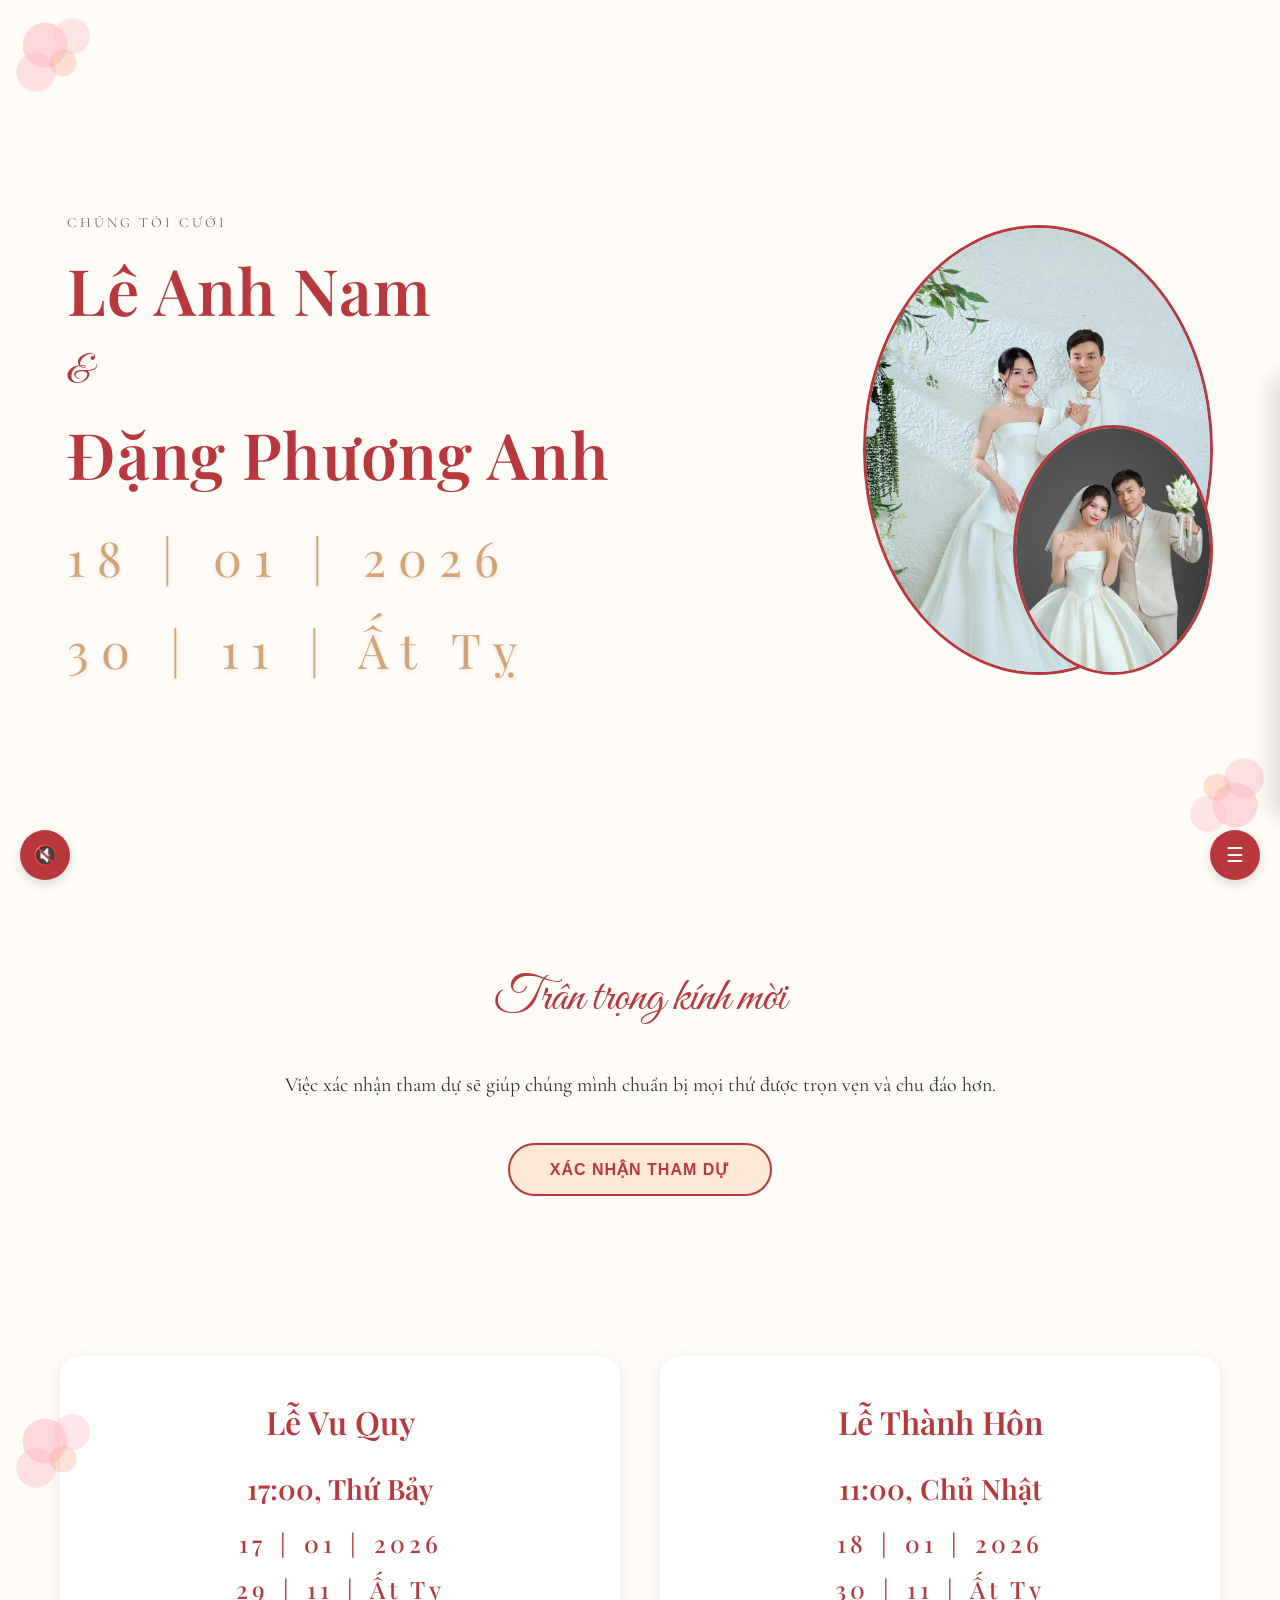
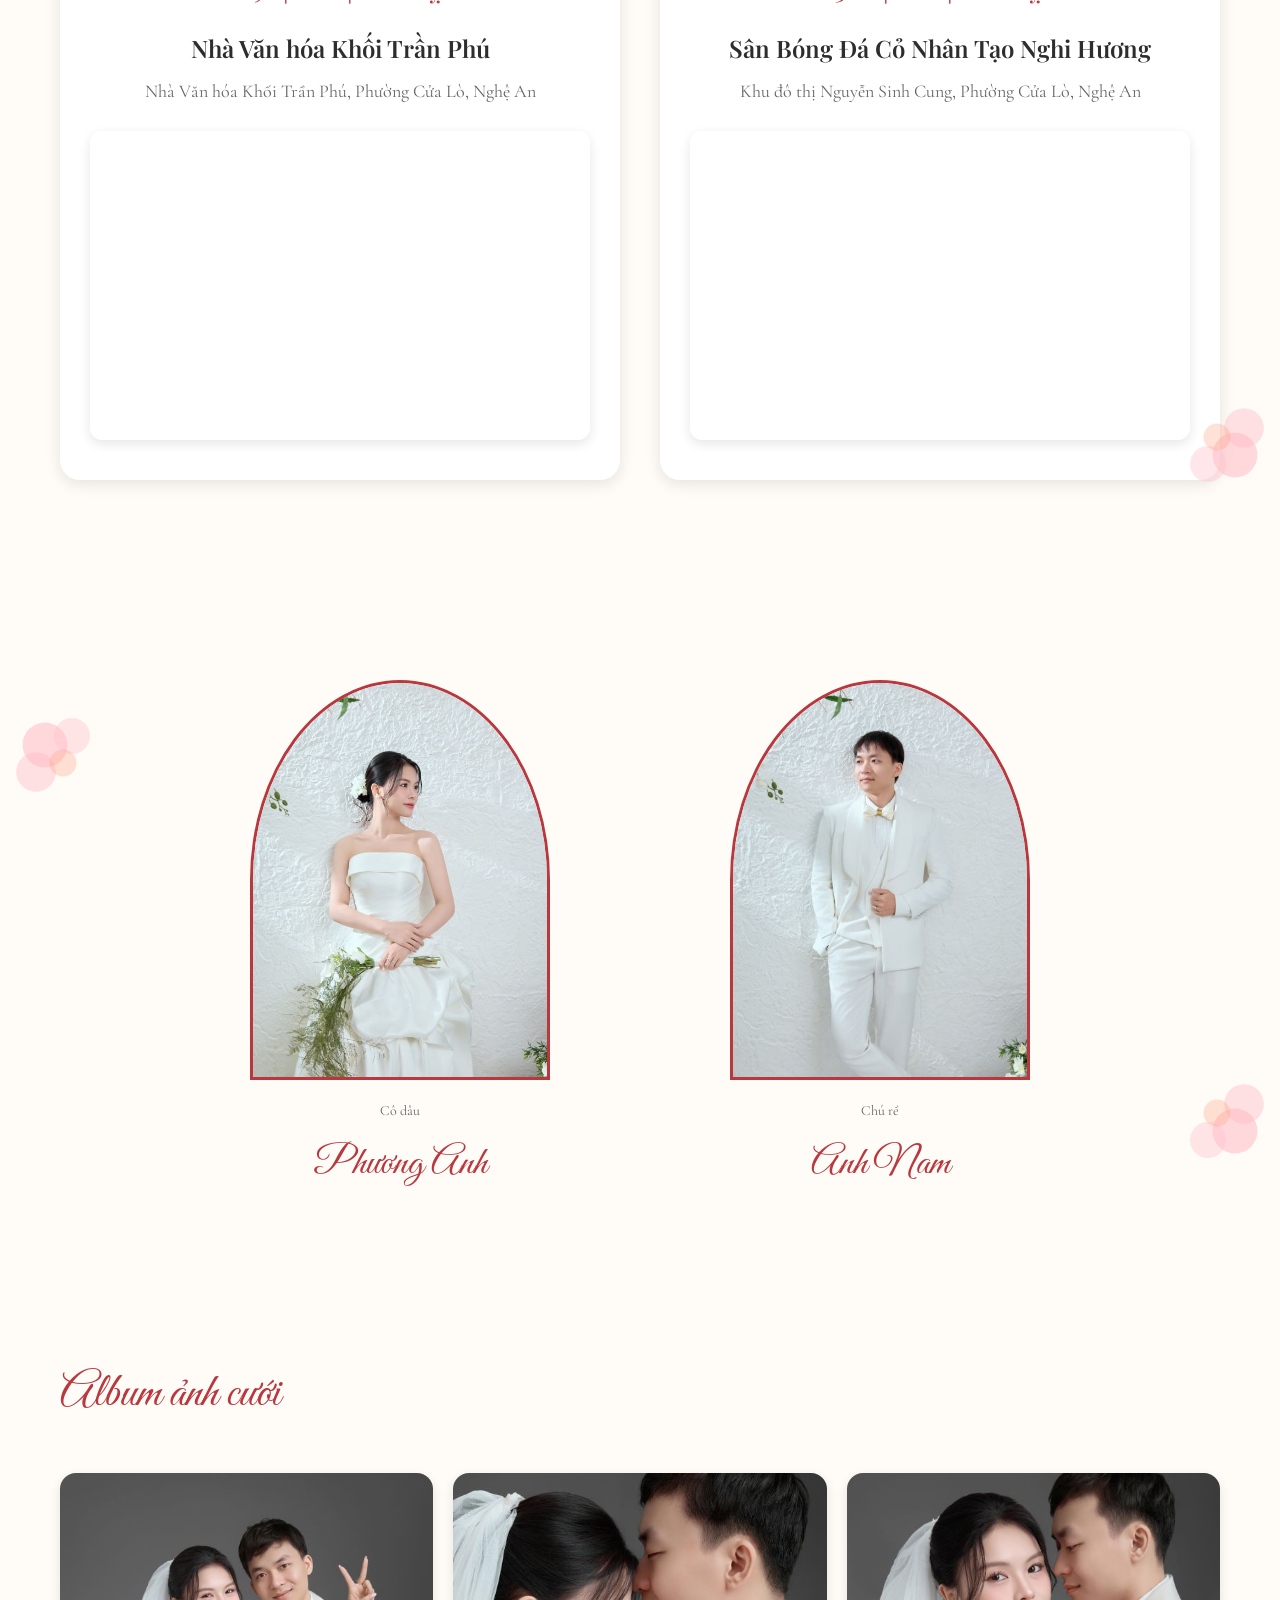
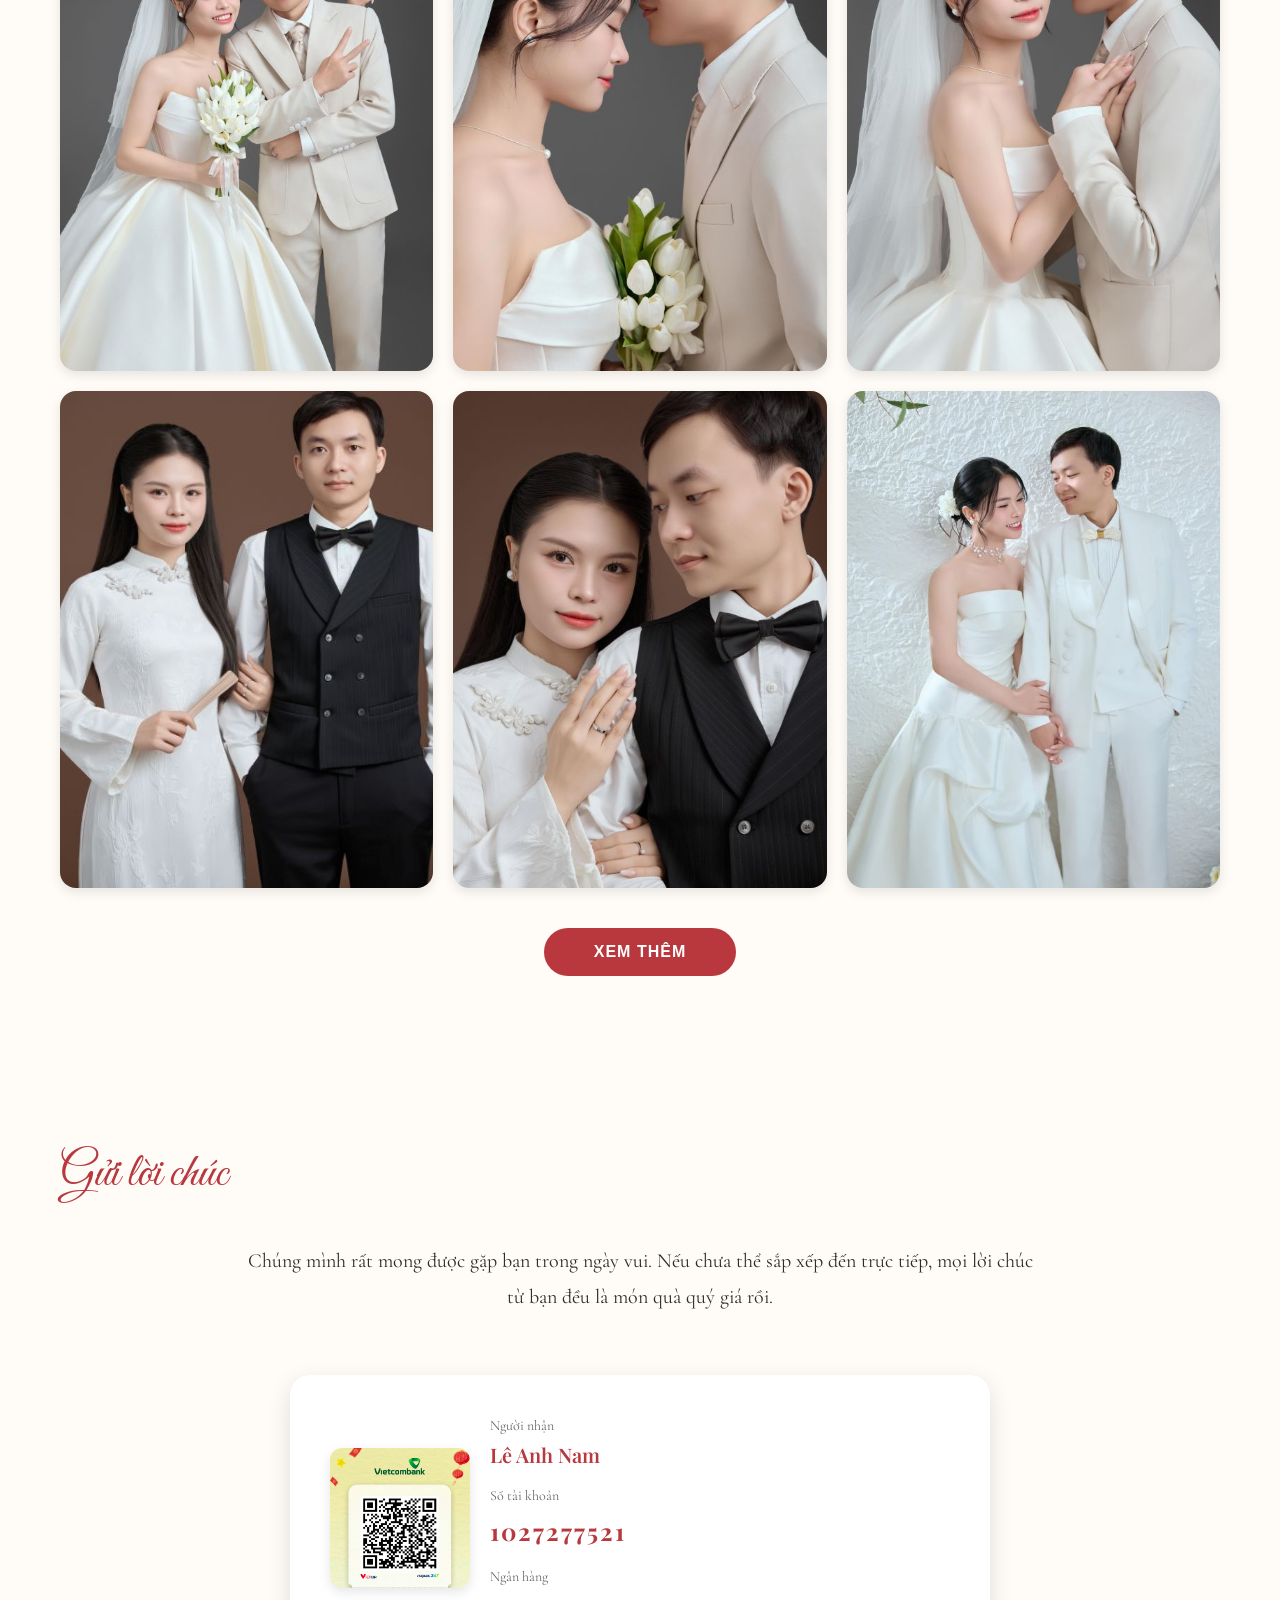
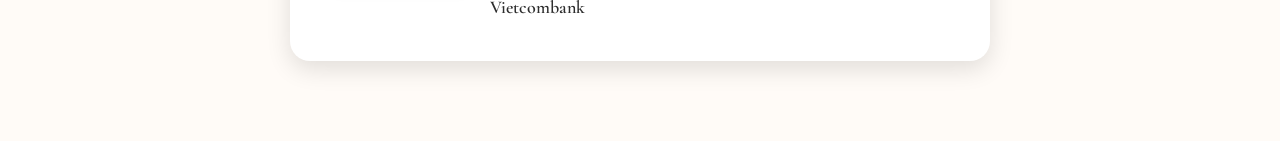
<file: index.html>
<!DOCTYPE html>
<html lang="vi">
<head>
    <meta charset="UTF-8">
    <meta name="viewport" content="width=device-width, initial-scale=1.0">
    <title>Wedding Invitation</title>
    <link rel="stylesheet" href="style.css">

    <!-- Google Fonts -->
    <link rel="preconnect" href="https://fonts.googleapis.com">
    <link rel="preconnect" href="https://fonts.gstatic.com" crossorigin>
    <link href="https://fonts.googleapis.com/css2?family=Great+Vibes&family=Cormorant+Garamond:wght@300;400;500;600;700&family=Playfair+Display:wght@400;500;600;700&display=swap" rel="stylesheet">
</head>
<body>
    <!-- Music Control Button -->
    <button id="musicBtn" class="fixed-btn music-btn" aria-label="Music control">
        <span class="icon">🔇</span>
    </button>

    <!-- Menu Button -->
    <button id="menuBtn" class="fixed-btn menu-btn" aria-label="Menu">
        <span class="icon">☰</span>
    </button>

    <!-- Menu Backdrop -->
    <div id="menuBackdrop" class="menu-backdrop"></div>

    <!-- Navigation Menu Sidebar -->
    <nav id="navMenu" class="nav-menu">
        <div class="nav-menu-content">
            <!-- Close Button -->
            <button id="closeMenu" class="close-menu" aria-label="Đóng menu">
                <svg width="20" height="20" viewBox="0 0 20 20" fill="none">
                    <path d="M15 5L5 15M5 5L15 15" stroke="currentColor" stroke-width="2" stroke-linecap="round"/>
                </svg>
            </button>

            <!-- Menu Items -->
            <ul class="nav-links">
                <li><a href="#hero" class="nav-link active" data-section="hero">
                    <span class="nav-icon">🏠</span>
                    <span class="nav-text">Trang chủ</span>
                </a></li>
                <li><a href="#welcome" class="nav-link" data-section="welcome">
                    <span class="nav-icon">💌</span>
                    <span class="nav-text">Lời mời</span>
                </a></li>
                <li><a href="#event" class="nav-link" data-section="event">
                    <span class="nav-icon">📅</span>
                    <span class="nav-text">Sự kiện</span>
                </a></li>
                <li><a href="#couple" class="nav-link" data-section="couple">
                    <span class="nav-icon">💑</span>
                    <span class="nav-text">Cô dâu & Chú rể</span>
                </a></li>
                <li><a href="#gallery" class="nav-link" data-section="gallery">
                    <span class="nav-icon">📸</span>
                    <span class="nav-text">Album ảnh</span>
                </a></li>
                <li><a href="#gift" class="nav-link" data-section="gift">
                    <span class="nav-icon">✉️</span>
                    <span class="nav-text">Gửi lời chúc</span>
                </a></li>
            </ul>
        </div>
    </nav>

    <!-- Hero Section -->
    <section id="hero" class="hero">
        <div class="flower-decor flower-top-left"></div>
        <div class="flower-decor flower-bottom-right"></div>

        <div class="container">
            <div class="hero-grid">
                <!-- Left: Names and Date -->
                <div class="hero-left">
                    <p class="hero-label" id="heroLabel">CHÚNG TÔI CƯỚI</p>
                    <h1 class="groom-name" id="groomName">Lê Anh Nam</h1>
                    <p class="ampersand">&</p>
                    <h1 class="bride-name" id="brideName">Đặng Phương Anh</h1>
                    <div class="wedding-date" id="weddingDate"></div>
                    <div class="lunar-date" id="lunarDate"></div>
                </div>

                <!-- Right: Photos -->
                <div class="hero-right">
                    <div class="photo-stack">
                        <img src="" alt="Couple Main" class="photo-large" id="photoLarge">
                        <img src="" alt="Couple Small" class="photo-small" id="photoSmall">
                    </div>
                </div>
            </div>
        </div>
    </section>

    <!-- Welcome Section -->
    <section id="welcome" class="welcome">
        <div class="container">
            <h2 class="section-title-script" id="welcomeTitle">Trân trọng kính mời</h2>
            <p class="welcome-message" id="welcomeMessage">
                Việc xác nhận tham dự sẽ giúp chúng mình chuẩn bị mọi thứ được trọn vẹn và chu đáo hơn.
            </p>
            <button class="btn btn-secondary" id="btnRsvp">XÁC NHẬN THAM DỰ</button>
        </div>
    </section>

    <!-- Event Section -->
    <section id="event" class="event">
        <div class="flower-decor flower-event-left"></div>
        <div class="flower-decor flower-event-right"></div>

        <div class="container">
            <!-- Events will be rendered here -->
            <div id="eventsContainer"></div>

            <!-- Countdown -->
            <div class="countdown" id="countdown"></div>
        </div>
    </section>

    <!-- Couple Section -->
    <section id="couple" class="couple">
        <div class="flower-decor flower-couple-left"></div>
        <div class="flower-decor flower-couple-right"></div>

        <div class="container">
            <div class="couple-grid">
                <!-- Bride -->
                <div class="person">
                    <div class="person-photo">
                        <img src="" alt="Bride" id="bridePhoto">
                        <div class="flower-overlay flower-person-left"></div>
                    </div>
                    <p class="person-label">Cô dâu</p>
                    <h3 class="person-name" id="brideFullName">Phương Anh</h3>
                </div>

                <!-- Groom -->
                <div class="person">
                    <div class="person-photo">
                        <img src="" alt="Groom" id="groomPhoto">
                        <div class="flower-overlay flower-person-right"></div>
                    </div>
                    <p class="person-label">Chú rể</p>
                    <h3 class="person-name" id="groomFullName">Anh Nam</h3>
                </div>
            </div>
        </div>
    </section>

    <!-- Gallery Section -->
    <section id="gallery" class="gallery">
        <div class="container">
            <h2 class="section-title-script">Album ảnh cưới</h2>
            <div class="gallery-grid" id="galleryGrid"></div>
            <button class="btn btn-view-more" id="btnViewMore" style="display:none;">XEM THÊM</button>
        </div>
    </section>

    <!-- Gift Section -->
    <section id="gift" class="gift">
        <div class="container">
            <h2 class="section-title-script">Gửi lời chúc</h2>
            <p class="gift-message" id="giftMessage">
                Nếu có thể, bạn hãy tới tham dự Đám cưới, chung vui và Mừng cưới trực tiếp cho chúng mình nhé ^^. Cảm ơn bạn rất nhiều!
            </p>

            <!-- QR Code + Banking Info (Flexbox Layout) -->
            <div class="gift-card-horizontal">
                <!-- QR Code (Left) -->
                <div class="gift-qr-container">
                    <img src="" alt="QR Code" class="gift-qr-image" id="giftQR">
                </div>

                <!-- Banking Info (Right) -->
                <div class="gift-info">
                    <p class="gift-info-label">Người nhận</p>
                    <p class="gift-account-name" id="giftAccountName">Lê Anh Nam</p>

                    <p class="gift-info-label">Số tài khoản</p>
                    <p class="gift-account-number" id="giftAccountNumber" title="Click để copy">1027277521</p>

                    <p class="gift-info-label">Ngân hàng</p>
                    <p class="gift-bank-name" id="giftBankName">Vietcombank</p>
                </div>
            </div>
        </div>
    </section>

    <!-- Background Music -->
    <audio id="bgMusic" loop preload="metadata">
        <source src="" type="audio/mpeg" id="musicSource">
    </audio>

    <!-- Config -->
    <script src="config.js"></script>
    <script src="gallery-config.js"></script>

    <!-- Main Script -->
    <script>
        document.addEventListener('DOMContentLoaded', function() {
            const config = window.WEDDING_CONFIG;

            // ==========================================
            // NAVIGATION MENU - Production Ready
            // ==========================================

            const menuBtn = document.getElementById('menuBtn');
            const navMenu = document.getElementById('navMenu');
            const menuBackdrop = document.getElementById('menuBackdrop');
            const closeMenuBtn = document.getElementById('closeMenu');
            const navLinks = document.querySelectorAll('.nav-link');
            const sections = document.querySelectorAll('section[id]');

            let isMenuOpen = false;

            // Open Menu
            function openMenu() {
                isMenuOpen = true;
                navMenu.classList.add('active');
                menuBackdrop.classList.add('active');
                document.body.classList.add('menu-open');

                // Focus trap - focus on first menu item
                setTimeout(() => {
                    const firstLink = navLinks[0];
                    if (firstLink) firstLink.focus();
                }, 300);
            }

            // Close Menu
            function closeMenu() {
                isMenuOpen = false;
                navMenu.classList.remove('active');
                menuBackdrop.classList.remove('active');
                document.body.classList.remove('menu-open');
            }

            // Toggle Menu
            function toggleMenu() {
                isMenuOpen ? closeMenu() : openMenu();
            }

            // Menu Button Click
            menuBtn.addEventListener('click', openMenu);

            // Close Button Click
            closeMenuBtn.addEventListener('click', closeMenu);

            // Backdrop Click to Close
            menuBackdrop.addEventListener('click', closeMenu);

            // ESC Key to Close
            document.addEventListener('keydown', (e) => {
                if (e.key === 'Escape' && isMenuOpen) {
                    closeMenu();
                }
            });

            // Smooth Scroll to Section
            navLinks.forEach(link => {
                link.addEventListener('click', (e) => {
                    e.preventDefault();

                    const targetId = link.getAttribute('href');
                    const targetSection = document.querySelector(targetId);

                    if (targetSection) {
                        // Close menu first
                        closeMenu();

                        // Smooth scroll after menu closes
                        setTimeout(() => {
                            targetSection.scrollIntoView({
                                behavior: 'smooth',
                                block: 'start'
                            });
                        }, 300);
                    }
                });
            });

            // Active Section Tracking on Scroll
            function updateActiveSection() {
                const scrollPosition = window.scrollY + 100; // Offset for better detection

                sections.forEach(section => {
                    const sectionTop = section.offsetTop;
                    const sectionHeight = section.offsetHeight;
                    const sectionId = section.getAttribute('id');

                    if (scrollPosition >= sectionTop && scrollPosition < sectionTop + sectionHeight) {
                        // Remove active from all links
                        navLinks.forEach(link => {
                            link.classList.remove('active');
                        });

                        // Add active to current section link
                        const activeLink = document.querySelector(`.nav-link[data-section="${sectionId}"]`);
                        if (activeLink) {
                            activeLink.classList.add('active');
                        }
                    }
                });
            }

            // Throttle scroll event for performance
            let scrollTimeout;
            window.addEventListener('scroll', () => {
                if (scrollTimeout) {
                    window.cancelAnimationFrame(scrollTimeout);
                }
                scrollTimeout = window.requestAnimationFrame(() => {
                    updateActiveSection();
                });
            }, { passive: true });

            // Initial active section on load
            updateActiveSection();

            // Keyboard Navigation in Menu (Accessibility)
            navLinks.forEach((link, index) => {
                link.addEventListener('keydown', (e) => {
                    if (!isMenuOpen) return;

                    if (e.key === 'ArrowDown') {
                        e.preventDefault();
                        const nextLink = navLinks[index + 1] || navLinks[0];
                        nextLink.focus();
                    } else if (e.key === 'ArrowUp') {
                        e.preventDefault();
                        const prevLink = navLinks[index - 1] || navLinks[navLinks.length - 1];
                        prevLink.focus();
                    } else if (e.key === 'Home') {
                        e.preventDefault();
                        navLinks[0].focus();
                    } else if (e.key === 'End') {
                        e.preventDefault();
                        navLinks[navLinks.length - 1].focus();
                    }
                });
            });

            // Hero
            document.getElementById('heroLabel').textContent = config.hero.subtitle;
            document.getElementById('groomName').textContent = config.couple.groom;
            document.getElementById('brideName').textContent = config.couple.bride;

            // Format wedding date with spans for consistent separator spacing
            if (config.date.display) {
                const dateParts = config.date.display.split(' | ');
                document.getElementById('weddingDate').innerHTML = `
                    <span class="date-number">${dateParts[0]}</span>
                    <span class="date-separator">|</span>
                    <span class="date-number">${dateParts[1]}</span>
                    <span class="date-separator">|</span>
                    <span class="date-number">${dateParts[2]}</span>
                `;
            }

            // Format lunar date with spans for consistent separator spacing
            if (config.date.lunarDate) {
                const lunarParts = config.date.lunarDate.split(' | ');
                document.getElementById('lunarDate').innerHTML = `
                    <span class="date-number">${lunarParts[0]}</span>
                    <span class="date-separator">|</span>
                    <span class="date-number">${lunarParts[1]}</span>
                    <span class="date-separator">|</span>
                    <span class="date-number">${lunarParts[2]}</span>
                `;
            }
            if (config.assets.heroMainPhoto) {
                document.getElementById('photoLarge').src = config.assets.heroMainPhoto;
            }
            if (config.assets.heroSecondaryPhoto) {
                document.getElementById('photoSmall').src = config.assets.heroSecondaryPhoto;
            }

            // Welcome
            if (config.messages.welcomeTitle) {
                document.getElementById('welcomeTitle').textContent = config.messages.welcomeTitle;
            }
            document.getElementById('welcomeMessage').textContent = config.messages.welcome;

            // Events - Render all ceremonies
            renderEvents(config.ceremonies);

            // Countdown
            if (config.date.full) {
                startCountdown(config.date.full);
            }

            // RSVP Buttons
            document.getElementById('btnRsvp').addEventListener('click', () => {
                if (config.rsvp.confirmLink) window.open(config.rsvp.confirmLink, '_blank');
            });

            // Couple
            if (config.assets.groomPhoto) {
                document.getElementById('groomPhoto').src = config.assets.groomPhoto;
            }
            if (config.assets.bridePhoto) {
                document.getElementById('bridePhoto').src = config.assets.bridePhoto;
            }
            // Apply groom photo zoom from config
            if (config.assets.groomPhotoZoom) {
                const zoomValue = 1 + (config.assets.groomPhotoZoom / 100);
                document.getElementById('groomPhoto').style.transform = `scale(${zoomValue})`;
            }
            document.getElementById('groomFullName').textContent = config.couple.groomShort || config.couple.groom;
            document.getElementById('brideFullName').textContent = config.couple.brideShort || config.couple.bride;

            // Gallery - Use gallery-config.js
            const galleryConfig = window.GALLERY_CONFIG || { photos: [] };
            renderGallery(galleryConfig);

            // Gift - Single card
            document.getElementById('giftMessage').textContent = config.messages.gift;
            if (config.banking) {
                // Combine both names
                const accountName = `${config.couple.groom} & ${config.couple.bride}`;
                document.getElementById('giftAccountName').textContent = accountName;

                // Use primary banking info (groom's account)
                if (config.banking.groom) {
                    document.getElementById('giftBankName').textContent = config.banking.groom.bank;
                    document.getElementById('giftAccountNumber').textContent = config.banking.groom.accountNumber;
                    document.getElementById('giftAccountName').textContent = config.banking.groom.accountName;
                    if (config.banking.groom.qrCode) {
                        document.getElementById('giftQR').src = config.banking.groom.qrCode;
                    }
                }
            }

            // Music
            setupMusic(config.music);
        });

        function renderEvents(ceremonies) {
            const container = document.getElementById('eventsContainer');
            let html = '';

            ceremonies.forEach((ceremony, index) => {
                // Parse solar date
                const dateParts = ceremony.date.split('-'); // YYYY-MM-DD
                const day = dateParts[2];
                const month = dateParts[1];
                const year = dateParts[0];

                // Parse lunar date if exists
                let lunarDateFormatted = '';
                if (ceremony.lunarDate) {
                    const lunarParts = ceremony.lunarDate.split('-'); // YYYY-MM-DD
                    const lunarDay = lunarParts[2];
                    const lunarMonth = lunarParts[1];
                    const lunarYear = lunarParts[0];
                    lunarDateFormatted = `
                        <div class="event-lunar-date">
                            <span class="date-number">${lunarDay}</span>
                            <span class="date-separator">|</span>
                            <span class="date-number">${lunarMonth}</span>
                            <span class="date-separator">|</span>
                            <span class="date-number">${lunarYear}</span>
                        </div>
                    `;
                }

                html += `
                    <div class="event-card">
                        <h3 class="event-title">${ceremony.title}</h3>
                        <div class="event-time">${ceremony.time}</div>

                        <div class="event-date-large">
                            <span class="date-number">${day}</span>
                            <span class="date-separator">|</span>
                            <span class="date-number">${month}</span>
                            <span class="date-separator">|</span>
                            <span class="date-number">${year}</span>
                        </div>
                        ${lunarDateFormatted}

                        <div class="event-location">${ceremony.location}</div>
                        <div class="event-address">${ceremony.address}</div>

                        ${ceremony.mapUrl ? `
                            <div class="event-map">
                                <iframe
                                    src="${ceremony.mapUrl}"
                                    width="100%"
                                    height="300"
                                    style="border:0; border-radius: 12px;"
                                    allowfullscreen=""
                                    loading="lazy"
                                    referrerpolicy="no-referrer-when-downgrade">
                                </iframe>
                            </div>
                        ` : ''}
                    </div>
                `;
            });

            container.innerHTML = html;
        }

        function startCountdown(targetDateStr) {
            const countdownEl = document.getElementById('countdown');
            const targetDate = new Date(targetDateStr).getTime();

            function update() {
                const now = new Date().getTime();
                const distance = targetDate - now;

                if (distance < 0) {
                    countdownEl.style.display = 'none';
                    return;
                }

                const days = Math.floor(distance / (1000 * 60 * 60 * 24));
                const hours = Math.floor((distance % (1000 * 60 * 60 * 24)) / (1000 * 60 * 60));
                const minutes = Math.floor((distance % (1000 * 60 * 60)) / (1000 * 60));
                const seconds = Math.floor((distance % (1000 * 60)) / 1000);

                countdownEl.innerHTML = `
                    <div class="countdown-box"><div class="countdown-num">${days}</div><div class="countdown-lbl">Ngày</div></div>
                    <div class="countdown-sep">:</div>
                    <div class="countdown-box"><div class="countdown-num">${String(hours).padStart(2,'0')}</div><div class="countdown-lbl">Giờ</div></div>
                    <div class="countdown-sep">:</div>
                    <div class="countdown-box"><div class="countdown-num">${String(minutes).padStart(2,'0')}</div><div class="countdown-lbl">Phút</div></div>
                    <div class="countdown-sep">:</div>
                    <div class="countdown-box"><div class="countdown-num">${String(seconds).padStart(2,'0')}</div><div class="countdown-lbl">Giây</div></div>
                `;
            }

            update();
            setInterval(update, 1000);
        }

        function renderGallery(galleryConfig) {
            const gallerySection = document.querySelector('.gallery');
            const grid = document.getElementById('galleryGrid');
            const btnMore = document.getElementById('btnViewMore');

            // Use photos from config (auto-generated by build script)
            const photos = galleryConfig.photos || [];
            const showGallery = galleryConfig.showGallery !== undefined ? galleryConfig.showGallery : true;

            // Hide gallery section if disabled in config
            if (!showGallery) {
                if (gallerySection) {
                    gallerySection.style.display = 'none';
                }
                console.log('Gallery hidden: showGallery is false');
                return;
            }

            // Hide gallery section if no photos
            if (!photos || photos.length === 0) {
                if (gallerySection) {
                    gallerySection.style.display = 'none';
                }
                console.log('Gallery hidden: No photos found');
                return;
            }

            // Show gallery section
            if (gallerySection) {
                gallerySection.style.display = 'block';
            }

            const initialPhotos = photos.slice(0, 6);
            let html = '';
            initialPhotos.forEach(photo => {
                html += `<div class="gallery-item"><img src="${photo}" alt="Wedding photo" loading="lazy"></div>`;
            });
            grid.innerHTML = html;

            if (photos.length > 6) {
                btnMore.style.display = 'block';
                btnMore.addEventListener('click', () => {
                    let allHtml = '';
                    photos.forEach(photo => {
                        allHtml += `<div class="gallery-item"><img src="${photo}" alt="Wedding photo" loading="lazy"></div>`;
                    });
                    grid.innerHTML = allHtml;
                    btnMore.style.display = 'none';
                });
            }
        }

        function setupMusic(musicConfig) {
            if (!musicConfig.enabled) {
                console.log('Music disabled in config');
                return;
            }

            const musicBtn = document.getElementById('musicBtn');
            const bgMusic = document.getElementById('bgMusic');
            const icon = musicBtn.querySelector('.icon');

            console.log('Setting up music:', musicConfig.url);

            if (musicConfig.url) {
                // Set source and force reload
                const source = document.getElementById('musicSource');
                source.src = musicConfig.url;
                bgMusic.load(); // Important: Force browser to load the audio
                console.log('Music source set to:', musicConfig.url);
            }

            // Error handling
            bgMusic.addEventListener('error', (e) => {
                console.error('Music load error:', e);
                console.error('Failed to load:', musicConfig.url);
            });

            bgMusic.addEventListener('canplay', () => {
                console.log('Music ready to play');
            });

            musicBtn.addEventListener('click', () => {
                if (bgMusic.paused) {
                    bgMusic.play()
                        .then(() => {
                            icon.textContent = '🔊';
                            console.log('Music playing');
                        })
                        .catch((error) => {
                            console.error('Play error:', error);
                        });
                } else {
                    bgMusic.pause();
                    icon.textContent = '🔇';
                    console.log('Music paused');
                }
            });

            // Try autoplay immediately
            if (musicConfig.autoplay) {
                bgMusic.play().then(() => {
                    icon.textContent = '🔊';
                    console.log('Music autoplaying');
                }).catch((error) => {
                    console.log('Autoplay blocked by browser, waiting for user interaction:', error);

                    // If autoplay is blocked, play on first user interaction
                    const playOnInteraction = () => {
                        bgMusic.play().then(() => {
                            icon.textContent = '🔊';
                            console.log('Music started after user interaction');
                        }).catch((err) => {
                            console.error('Failed to play music:', err);
                        });
                    };

                    // Only use genuine user interactions (click and touch)
                    document.addEventListener('click', playOnInteraction, { once: true });
                    document.addEventListener('touchstart', playOnInteraction, { once: true, passive: true });
                });
            }
        }
    </script>
</body>
</html>
</file>
<file: style.css>
/* ===========================================
   WEDDING INVITATION - CLEAN DESIGN
   =========================================== */

/* CSS VARIABLES */
:root {
    --color-primary: #B8383E;
    --color-secondary: #8B2020;
    --color-accent: #FFE8D6;
    --color-bg: #FFFBF7;
    --color-text: #2D2D2D;
    --color-text-light: #666;
    --color-date: #D4A574;

    --font-script: 'Great Vibes', cursive;
    --font-serif: 'Playfair Display', serif;
    --font-body: 'Cormorant Garamond', serif;
}

/* RESET */
* {
    margin: 0;
    padding: 0;
    box-sizing: border-box;
}

html {
    scroll-behavior: smooth;
}

body {
    font-family: var(--font-body);
    background: var(--color-bg);
    color: var(--color-text);
    line-height: 1.6;
    overflow-x: hidden;
    font-size: 18px;
}

img {
    max-width: 100%;
    display: block;
}

.container {
    max-width: 1200px;
    margin: 0 auto;
    padding: 0 20px;
}

/* FIXED BUTTONS */
.fixed-btn {
    position: fixed;
    bottom: 20px;
    width: 50px;
    height: 50px;
    border-radius: 50%;
    background: var(--color-primary);
    color: white;
    border: none;
    cursor: pointer;
    display: flex;
    align-items: center;
    justify-content: center;
    font-size: 20px;
    z-index: 1000;
    box-shadow: 0 4px 12px rgba(0,0,0,0.15);
    transition: all 0.3s;
}

.fixed-btn:hover {
    transform: scale(1.1);
}

.music-btn {
    left: 20px;
}

.menu-btn {
    right: 20px;
}

/* ==========================================
   NAVIGATION MENU SIDEBAR
   ========================================== */

/* Menu Backdrop - blur overlay */
.menu-backdrop {
    position: fixed;
    top: 0;
    left: 0;
    width: 100%;
    height: 100vh;
    background: rgba(0, 0, 0, 0.4);
    backdrop-filter: blur(4px);
    -webkit-backdrop-filter: blur(4px);
    opacity: 0;
    visibility: hidden;
    transition: opacity 0.3s ease-in-out, visibility 0.3s ease-in-out;
    z-index: 1999;
}

.menu-backdrop.active {
    opacity: 1;
    visibility: visible;
}

/* Navigation Menu Sidebar */
.nav-menu {
    position: fixed;
    bottom: 80px;
    right: -320px;
    width: 320px;
    max-height: calc(100vh - 100px);
    background: white;
    box-shadow: -8px 0 24px rgba(0, 0, 0, 0.15);
    z-index: 2000;
    transition: right 0.3s ease-in-out;
    overflow-y: auto;
    border-radius: 20px 0 0 20px;
}

.nav-menu.active {
    right: 0;
}

/* Menu Content Container */
.nav-menu-content {
    padding: 60px 20px 20px;
    display: flex;
    flex-direction: column;
}

/* Close Button - circular with SVG icon */
.close-menu {
    position: absolute;
    top: 16px;
    right: 16px;
    width: 44px;
    height: 44px;
    border-radius: 50%;
    background: #f5f5f5;
    border: none;
    cursor: pointer;
    display: flex;
    align-items: center;
    justify-content: center;
    transition: all 0.3s ease;
    color: var(--color-text);
    z-index: 10;
}

.close-menu:hover {
    background: #ebebeb;
    transform: rotate(90deg);
}

.close-menu:active {
    transform: rotate(90deg) scale(0.95);
}

/* Navigation Links List */
.nav-links {
    list-style: none;
    padding: 0;
    margin: 0;
    display: flex;
    flex-direction: column;
    gap: 4px;
}

.nav-links li {
    margin: 0;
}

/* Navigation Link Items */
.nav-link {
    display: flex;
    align-items: center;
    gap: 16px;
    padding: 16px 20px;
    font-family: var(--font-body);
    font-size: 16px;
    color: var(--color-text);
    text-decoration: none;
    border-radius: 12px;
    transition: all 0.3s ease;
    position: relative;
    overflow: hidden;
}

/* Navigation Icon */
.nav-icon {
    font-size: 20px;
    line-height: 1;
    flex-shrink: 0;
    width: 20px;
    text-align: center;
}

.nav-text {
    flex: 1;
    font-weight: 400;
}

/* Hover State */
.nav-link:hover {
    background: #f8f8f8;
    transform: translateX(-4px);
}

/* Active State */
.nav-link.active {
    background: #fff5f5;
    color: #d4526e;
    font-weight: 600;
}

/* Active indicator - vertical bar on left */
.nav-link.active::before {
    content: '';
    position: absolute;
    left: 0;
    top: 50%;
    transform: translateY(-50%);
    width: 4px;
    height: 24px;
    background: #d4526e;
    border-radius: 0 4px 4px 0;
}

/* Focus State for Accessibility */
.nav-link:focus-visible {
    outline: 2px solid #d4526e;
    outline-offset: 2px;
}

/* Prevent body scroll when menu is open */
body.menu-open {
    overflow: hidden;
}

/* ==========================================
   RESPONSIVE DESIGN
   ========================================== */

/* Mobile Devices (< 480px) */
@media (max-width: 480px) {
    .nav-menu {
        width: 280px;
        right: -280px;
    }

    .nav-link {
        font-size: 15px;
        padding: 14px 16px;
        gap: 12px;
    }

    .nav-icon {
        font-size: 18px;
    }

    .close-menu {
        top: 20px;
        right: 20px;
        width: 40px;
        height: 40px;
    }

    .close-menu svg {
        width: 18px;
        height: 18px;
    }

    .nav-menu {
        bottom: 70px;
        max-height: calc(100vh - 90px);
        border-radius: 16px 0 0 16px;
    }

    .nav-menu-content {
        padding: 56px 16px 16px;
    }

    .close-menu {
        top: 12px;
        right: 12px;
        width: 40px;
        height: 40px;
    }
}

/* FLOWER DECORATIONS */
.flower-decor {
    position: absolute;
    width: 180px;
    height: 180px;
    background: url('data:image/svg+xml;utf8,<svg xmlns="http://www.w3.org/2000/svg" viewBox="0 0 200 200"><circle cx="50" cy="50" r="25" fill="%23FFB6C1" opacity="0.5"/><circle cx="80" cy="40" r="20" fill="%23FFC0CB" opacity="0.4"/><circle cx="40" cy="80" r="22" fill="%23FFB6C1" opacity="0.4"/><circle cx="70" cy="70" r="15" fill="%23FFA07A" opacity="0.3"/></svg>') no-repeat;
    background-size: contain;
    pointer-events: none;
    z-index: 1;
}

.flower-top-left {
    top: 0;
    left: 0;
}

.flower-bottom-right {
    bottom: 50px;
    right: 0;
    transform: rotate(180deg);
}

.flower-event-left, .flower-couple-left {
    left: 0;
    top: 100px;
}

.flower-event-right, .flower-couple-right {
    right: 0;
    bottom: 100px;
    transform: rotate(180deg);
}

.flower-person-left, .flower-person-right {
    position: absolute;
    width: 100px;
    height: 100px;
    bottom: 0;
}

.flower-person-left {
    left: -20px;
}

.flower-person-right {
    right: -20px;
    transform: rotate(180deg);
}

/* HERO SECTION */
.hero {
    min-height: 100vh;
    display: flex;
    align-items: center;
    position: relative;
    padding: 60px 20px;
}

.hero-grid {
    display: grid;
    grid-template-columns: 1fr 1fr;
    gap: 60px;
    align-items: center;
}

.hero-left {
    text-align: left;
    position: relative;
    z-index: 2;
}

.hero-label {
    font-size: 14px;
    letter-spacing: 3px;
    color: var(--color-text-light);
    margin-bottom: 20px;
    text-transform: uppercase;
}

.groom-name, .bride-name {
    font-family: var(--font-serif);
    font-size: 4rem;
    color: var(--color-primary);
    font-weight: 600;
    line-height: 1.1;
    margin: 10px 0;
    letter-spacing: 1px;
}

.ampersand {
    font-family: var(--font-script);
    font-size: 2.5rem;
    color: var(--color-primary);
    display: block;
    margin: 15px 0;
}

.wedding-date {
    font-family: var(--font-serif);
    font-size: 3rem;
    color: var(--color-date);
    letter-spacing: 12px;
    margin-top: 30px;
    font-weight: 400;
    text-shadow: 0 2px 4px rgba(0,0,0,0.1);
}

.lunar-date {
    font-family: var(--font-serif);
    font-size: 3rem;
    color: var(--color-date);
    letter-spacing: 12px;
    margin-top: 15px;
    font-weight: 400;
    text-shadow: 0 2px 4px rgba(0,0,0,0.1);
}

.hero-right {
    position: relative;
    z-index: 2;
}

.photo-stack {
    position: relative;
    display: flex;
    justify-content: flex-end;
    align-items: flex-end;
}

.photo-large, .photo-small {
    border-radius: 50%;
    border: 3px solid var(--color-primary);
    object-fit: cover;
    object-position: center top;
}

.photo-large {
    width: 350px;
    height: 450px;
    position: relative;
    z-index: 2;
}

.photo-small {
    width: 200px;
    height: 250px;
    position: absolute;
    bottom: 0;
    right: 0;
    z-index: 3;
}

/* WELCOME SECTION */
.welcome {
    padding: 60px 20px;
    text-align: center;
}

.welcome .btn {
    margin-top: 40px;
    margin-bottom: 40px;
}

.section-title-script {
    font-family: var(--font-script);
    font-size: 3rem;
    color: var(--color-primary);
    font-weight: 400;
    margin-bottom: 30px;
}

.welcome-message {
    font-size: 1.25rem;
    max-width: 800px;
    margin: 0 auto;
    line-height: 1.8;
    color: var(--color-text);
}

/* EVENT SECTION */
.event {
    padding: 60px 20px;
    text-align: center;
    position: relative;
}

#eventsContainer {
    display: grid;
    grid-template-columns: repeat(auto-fit, minmax(400px, 1fr));
    gap: 40px;
    max-width: 1200px;
    margin: 0 auto 60px;
}

.event-card {
    background: white;
    padding: 40px 30px;
    border-radius: 20px;
    box-shadow: 0 4px 16px rgba(0,0,0,0.1);
}

.event-title {
    font-family: var(--font-serif);
    font-size: 2rem;
    color: var(--color-primary);
    margin-bottom: 20px;
    font-weight: 600;
}

.event-time {
    font-family: var(--font-serif);
    font-size: 1.75rem;
    color: var(--color-primary);
    margin-bottom: 12px;
    font-weight: 600;
}

.event-date-large {
    font-family: var(--font-serif);
    font-size: 1.5rem;
    color: var(--color-primary);
    margin-bottom: 8px;
    letter-spacing: 4px;
    font-weight: 500;
}

.date-separator {
    margin: 0 4px;
}

.event-lunar-date {
    font-family: var(--font-serif);
    font-size: 1.5rem;
    color: var(--color-primary);
    margin-bottom: 20px;
    letter-spacing: 4px;
    font-weight: 500;
}

.event-location {
    font-family: var(--font-serif);
    font-size: 1.5rem;
    color: var(--color-text);
    margin-bottom: 10px;
    font-weight: 600;
}

.event-address {
    font-size: 1.125rem;
    color: var(--color-text-light);
    margin-bottom: 25px;
}

.event-map {
    margin-top: 25px;
    border-radius: 12px;
    overflow: hidden;
    box-shadow: 0 4px 12px rgba(0,0,0,0.1);
}

.countdown {
    display: flex;
    justify-content: center;
    align-items: center;
    gap: 10px;
    margin: 40px 0;
}

.countdown-box {
    background: var(--color-accent);
    padding: 20px 25px;
    border-radius: 12px;
    min-width: 80px;
    text-align: center;
}

.countdown-num {
    font-family: var(--font-serif);
    font-size: 2.5rem;
    color: var(--color-primary);
    font-weight: 600;
}

.countdown-lbl {
    font-size: 0.875rem;
    color: var(--color-text-light);
    margin-top: 5px;
}

.countdown-sep {
    font-size: 2rem;
    color: var(--color-primary);
    font-weight: bold;
}

.event-subtitle {
    font-size: 1.125rem;
    color: var(--color-text);
    margin-top: 30px;
}

/* RSVP BUTTONS */
.rsvp-section {
    padding: 40px 20px;
    text-align: center;
}

.btn {
    padding: 15px 40px;
    font-size: 1rem;
    font-weight: 600;
    border: none;
    border-radius: 50px;
    cursor: pointer;
    transition: all 0.3s;
    text-transform: uppercase;
    letter-spacing: 1px;
    margin: 0 10px;
}

.btn-primary {
    background: var(--color-primary);
    color: white;
}

.btn-primary:hover {
    background: var(--color-secondary);
    transform: translateY(-2px);
    box-shadow: 0 6px 16px rgba(166,47,47,0.3);
}

.btn-secondary {
    background: var(--color-accent);
    color: var(--color-primary);
    border: 2px solid var(--color-primary);
}

.btn-secondary:hover {
    background: var(--color-primary);
    color: white;
    transform: translateY(-2px);
    box-shadow: 0 6px 16px rgba(166,47,47,0.3);
}

/* COUPLE SECTION */
.couple {
    padding: 80px 20px;
    position: relative;
}

.couple-grid {
    display: grid;
    grid-template-columns: repeat(auto-fit, minmax(300px, 1fr));
    gap: 60px;
    max-width: 900px;
    margin: 0 auto;
}

.person {
    text-align: center;
}

.person-photo {
    position: relative;
    width: 300px;
    height: 400px;
    margin: 0 auto 20px;
    border-radius: 50% 50% 0 0;
    border: 3px solid var(--color-primary);
    overflow: hidden;
}

.person-photo img {
    width: 100%;
    height: 100%;
    object-fit: cover;
    object-position: center top;
}

.person-label {
    font-size: 0.875rem;
    color: var(--color-text-light);
    margin-bottom: 10px;
}

.person-name {
    font-family: var(--font-script);
    font-size: 2.5rem;
    color: var(--color-primary);
    font-weight: 400;
}

/* GALLERY SECTION */
.gallery {
    padding: 80px 20px;
}

.gallery-grid {
    display: grid;
    grid-template-columns: repeat(auto-fill, minmax(300px, 1fr));
    gap: 20px;
    margin: 40px auto;
    max-width: 1200px;
}

.gallery-item {
    aspect-ratio: 3/4;
    overflow: hidden;
    border-radius: 16px;
    box-shadow: 0 4px 12px rgba(0,0,0,0.1);
}

.gallery-item img {
    width: 100%;
    height: 100%;
    object-fit: cover;
    transition: transform 0.3s;
}

.gallery-item:hover img {
    transform: scale(1.05);
}

.btn-view-more {
    display: block;
    margin: 40px auto 0;
    background: var(--color-primary);
    color: white;
    padding: 15px 50px;
    font-size: 1rem;
    font-weight: 600;
    border: none;
    border-radius: 50px;
    cursor: pointer;
    text-transform: uppercase;
    letter-spacing: 1px;
    transition: all 0.3s;
}

.btn-view-more:hover {
    background: var(--color-secondary);
    transform: translateY(-2px);
    box-shadow: 0 6px 16px rgba(166,47,47,0.3);
}

/* GIFT SECTION */
.gift {
    padding: 80px 20px;
}

.gift-message {
    text-align: center;
    font-size: 1.25rem;
    max-width: 800px;
    margin: 0 auto 60px;
    line-height: 1.8;
}

/* Gift Card - Horizontal Layout (QR + Info) */
.gift-card-horizontal {
    background: white;
    padding: 40px;
    border-radius: 20px;
    box-shadow: 0 8px 24px rgba(0,0,0,0.12);
    max-width: 700px;
    margin: 0 auto;
    display: flex;
    align-items: center;
    gap: 20px;
}

/* QR Code Container (Left) */
.gift-qr-container {
    flex-shrink: 0;
}

.gift-qr-image {
    width: 140px;
    height: 140px;
    border-radius: 12px;
    box-shadow: 0 4px 12px rgba(0,0,0,0.1);
    display: block;
}

/* Banking Info (Right) */
.gift-info {
    flex: 1;
    text-align: left;
}

.gift-info-label {
    font-size: 0.875rem;
    color: var(--color-text-light);
    margin-bottom: 4px;
    margin-top: 16px;
}

.gift-info-label:first-child {
    margin-top: 0;
}

.gift-account-name {
    font-family: var(--font-serif);
    font-size: 1.25rem;
    color: var(--color-primary);
    font-weight: 600;
    line-height: 1.4;
    margin-bottom: 0;
}

.gift-account-number {
    font-family: var(--font-serif);
    font-size: 1.5rem;
    color: var(--color-primary);
    font-weight: 700;
    letter-spacing: 2px;
    margin-bottom: 0;
    cursor: pointer;
    user-select: all;
}

.gift-account-number:hover {
    color: var(--color-secondary);
}

.gift-bank-name {
    font-weight: 600;
    font-size: 1.125rem;
    color: var(--color-text);
    margin-bottom: 0;
}

/* FOOTER */
.footer {
    padding: 60px 20px;
    text-align: center;
}

.footer-title {
    font-family: var(--font-script);
    font-size: 3rem;
    color: var(--color-primary);
    font-weight: 400;
}

/* RESPONSIVE */
@media (max-width: 1024px) {
    .hero-grid {
        gap: 40px;
    }

    .groom-name, .bride-name {
        font-size: 3rem;
    }

    .wedding-date {
        font-size: 2rem;
    }

    .photo-large {
        width: 280px;
        height: 360px;
    }

    .photo-small {
        width: 160px;
        height: 200px;
    }
}

@media (max-width: 768px) {
    .hero-grid {
        grid-template-columns: 1fr;
        gap: 60px;
    }

    .hero-left {
        text-align: center;
    }

    .groom-name, .bride-name {
        font-size: 2.5rem;
    }

    .wedding-date {
        font-size: 1.5rem;
        letter-spacing: 4px;
    }

    .lunar-date {
        font-size: 1.5rem;
        letter-spacing: 4px;
    }

    .photo-stack {
        justify-content: center;
    }

    .photo-large {
        width: 250px;
        height: 320px;
    }

    .photo-small {
        width: 140px;
        height: 180px;
        right: -20px;
    }

    .section-title-script {
        font-size: 2.5rem;
    }

    #eventsContainer {
        grid-template-columns: 1fr;
        gap: 30px;
    }

    .event-card {
        padding: 30px 25px;
    }

    .event-title {
        font-size: 1.75rem;
    }

    .event-time {
        font-size: 1.5rem;
    }

    .event-date-large {
        font-size: 1.375rem;
        letter-spacing: 3px;
    }

    .event-location {
        font-size: 1.25rem;
    }

    .event-address {
        font-size: 1rem;
    }

    .countdown {
        flex-wrap: wrap;
    }

    .countdown-box {
        min-width: 70px;
        padding: 15px 20px;
    }

    .countdown-num {
        font-size: 2rem;
    }

    .btn {
        display: block;
        margin: 10px auto;
        width: 100%;
        max-width: 300px;
    }

    .couple-grid {
        gap: 40px;
    }

    .person-photo {
        width: 250px;
        height: 330px;
    }

    .person-name {
        font-size: 2rem;
    }

    .gallery-grid {
        grid-template-columns: repeat(auto-fill, minmax(200px, 1fr));
        gap: 15px;
    }

    /* Gift Card - Responsive (Tablet) */
    .gift-card-horizontal {
        padding: 35px 30px;
        gap: 18px;
    }

    .gift-qr-image {
        width: 130px;
        height: 130px;
    }

    .gift-account-name {
        font-size: 1.125rem;
    }

    .gift-account-number {
        font-size: 1.375rem;
    }

    .gift-bank-name {
        font-size: 1rem;
    }

    .flower-decor {
        width: 120px;
        height: 120px;
    }
}

@media (max-width: 480px) {
    .groom-name, .bride-name {
        font-size: 2rem;
    }

    .wedding-date {
        font-size: 1.25rem;
        letter-spacing: 2px;
    }

    .lunar-date {
        font-size: 1.25rem;
        letter-spacing: 2px;
    }

    .photo-large {
        width: 220px;
        height: 280px;
    }

    .photo-small {
        width: 120px;
        height: 150px;
    }

    .section-title-script {
        font-size: 2rem;
    }

    .event-time {
        font-size: 1.375rem;
    }

    .event-date-large {
        font-size: 1.25rem;
        letter-spacing: 2px;
    }

    .event-location {
        font-size: 1.125rem;
    }

    .countdown-box {
        min-width: 60px;
        padding: 12px 15px;
    }

    .countdown-num {
        font-size: 1.75rem;
    }

    .person-photo {
        width: 220px;
        height: 290px;
    }

    .person-name {
        font-size: 1.75rem;
    }

    .gallery-grid {
        grid-template-columns: 1fr;
    }

    /* Gift Card - Responsive (Mobile) */
    .gift-card-horizontal {
        flex-direction: column;
        text-align: center;
        padding: 30px 20px;
        gap: 20px;
    }

    .gift-info {
        text-align: center;
    }

    .gift-qr-image {
        width: 160px;
        height: 160px;
        margin: 0 auto;
    }

    .gift-account-name {
        font-size: 1.125rem;
    }

    .gift-account-number {
        font-size: 1.375rem;
        letter-spacing: 1px;
    }

    .gift-bank-name {
        font-size: 1rem;
    }

    .footer-title {
        font-size: 2.5rem;
    }
}

/* ANIMATIONS */
@keyframes fadeIn {
    from {
        opacity: 0;
        transform: translateY(30px);
    }
    to {
        opacity: 1;
        transform: translateY(0);
    }
}

.hero, .welcome, .event, .couple, .gallery, .gift {
    animation: fadeIn 0.8s ease-out;
}
</file>
